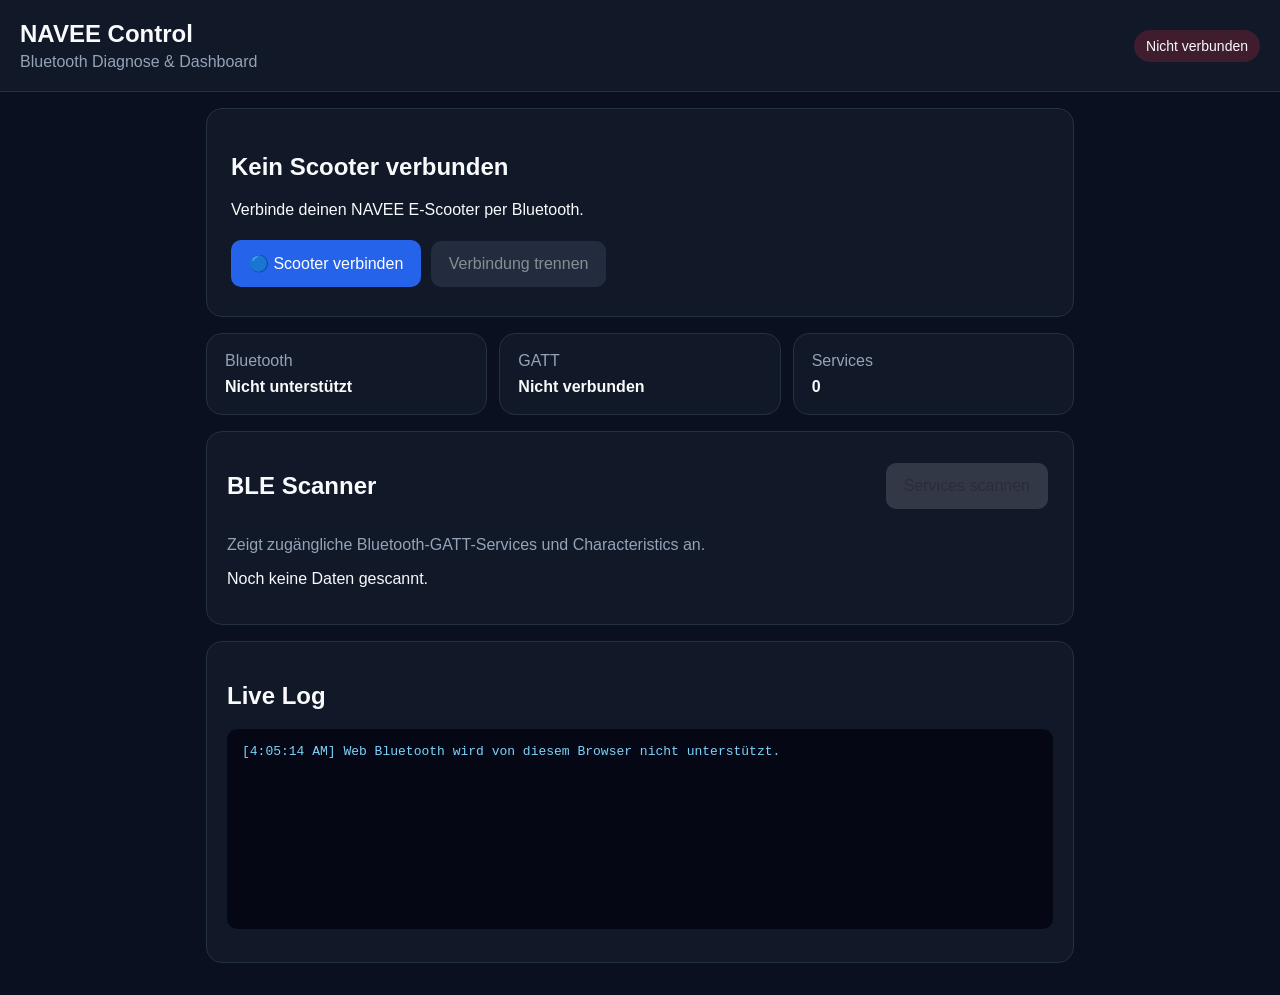
<file: index.html>
<!DOCTYPE html>
<html lang="de">
<head>
  <meta charset="UTF-8" />
  <meta name="viewport" content="width=device-width, initial-scale=1" />
  <meta name="theme-color" content="#111827" />
  <title>NAVEE Control</title>
  <link rel="stylesheet" href="style.css" />
</head>

<body>
  <header>
    <div>
      <h1>NAVEE Control</h1>
      <p>Bluetooth Diagnose & Dashboard</p>
    </div>

    <span id="connectionStatus" class="status offline">
      Nicht verbunden
    </span>
  </header>

  <main>
    <section class="hero">
      <h2 id="deviceName">Kein Scooter verbunden</h2>
      <p id="deviceInfo">Verbinde deinen NAVEE E-Scooter per Bluetooth.</p>

      <button id="connectBtn" class="primary">
        🔵 Scooter verbinden
      </button>

      <button id="disconnectBtn" class="secondary" disabled>
        Verbindung trennen
      </button>
    </section>

    <section class="grid">
      <div class="card">
        <span class="label">Bluetooth</span>
        <strong id="bluetoothState">Prüfung...</strong>
      </div>

      <div class="card">
        <span class="label">GATT</span>
        <strong id="gattState">Nicht verbunden</strong>
      </div>

      <div class="card">
        <span class="label">Services</span>
        <strong id="serviceCount">0</strong>
      </div>
    </section>

    <section class="panel">
      <div class="panelHeader">
        <h2>BLE Scanner</h2>
        <button id="scanBtn" disabled>Services scannen</button>
      </div>

      <p class="hint">
        Zeigt zugängliche Bluetooth-GATT-Services und Characteristics an.
      </p>

      <div id="servicesList" class="servicesList">
        <p>Noch keine Daten gescannt.</p>
      </div>
    </section>

    <section class="panel">
      <h2>Live Log</h2>
      <pre id="log"></pre>
    </section>
  </main>

  <script src="app.js"></script>
</body>
</html>
</file>
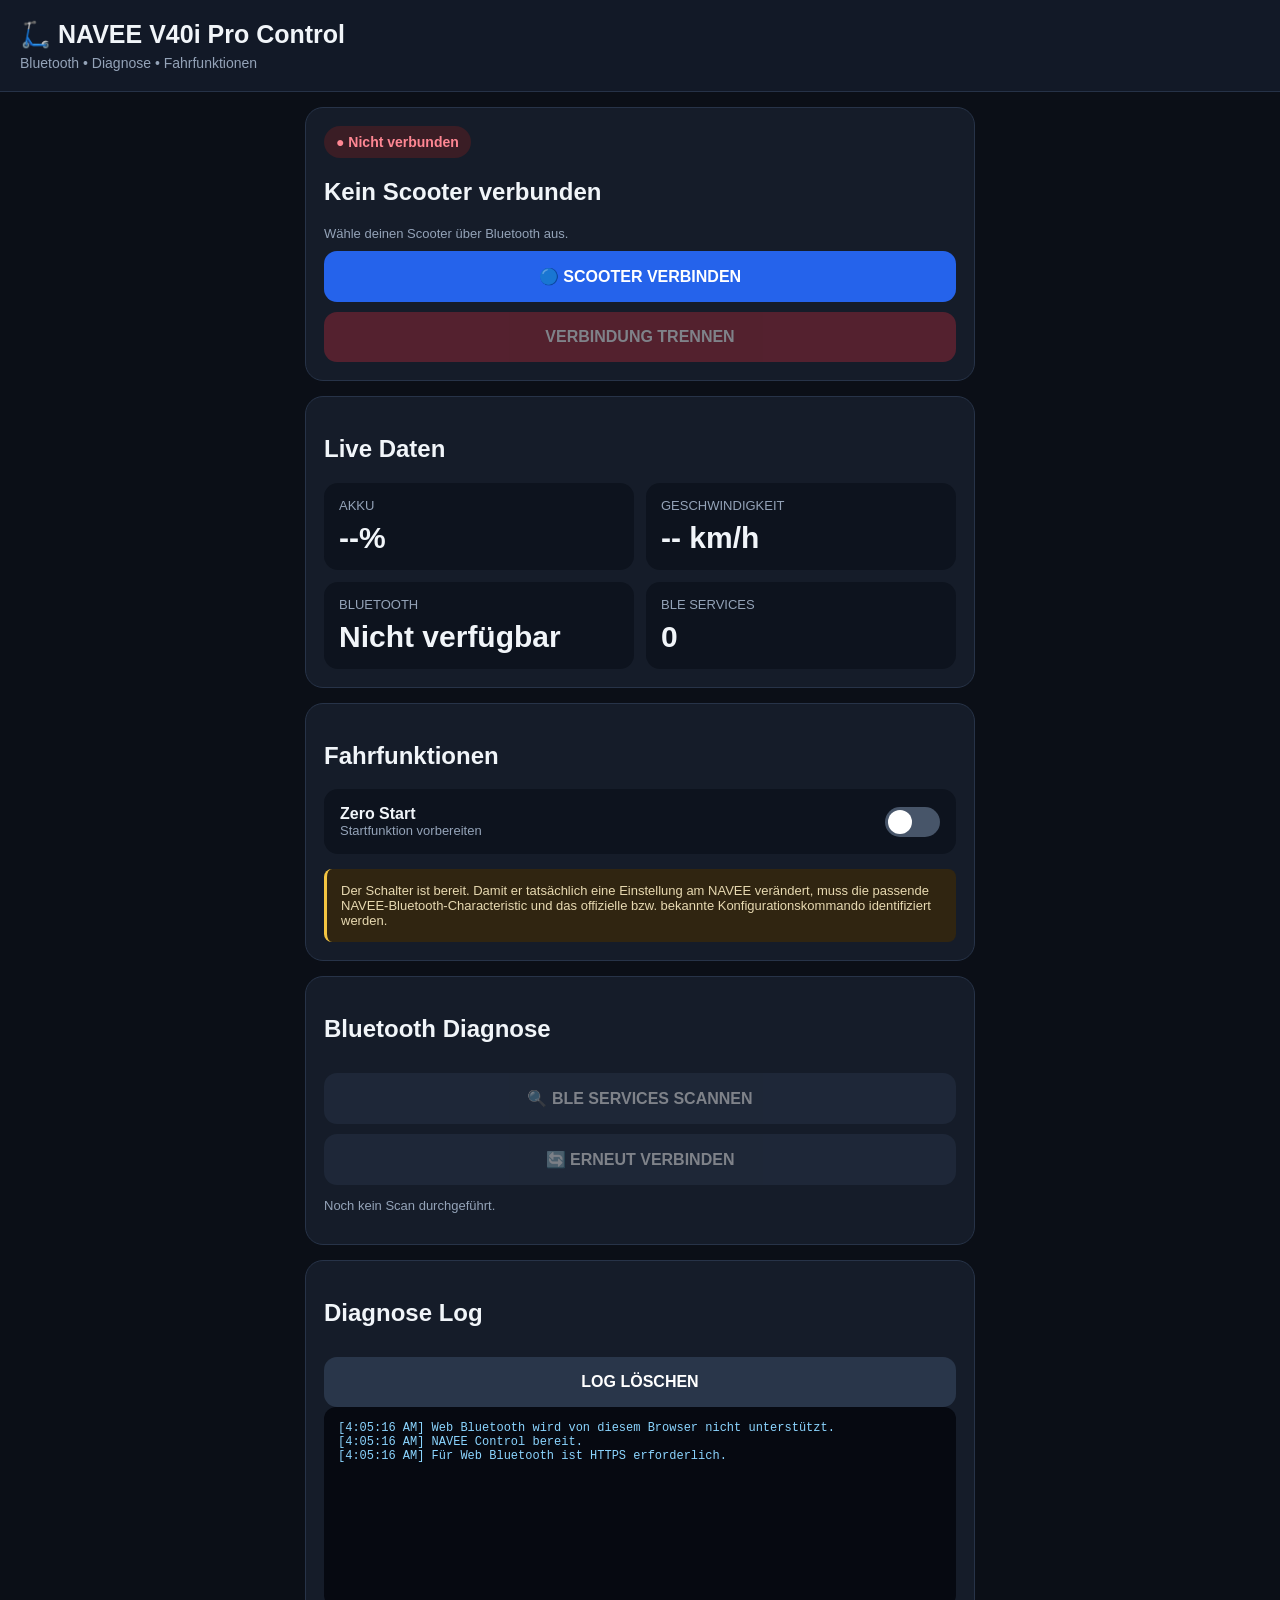
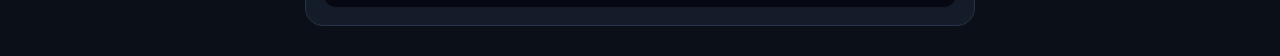
<file: index2.html>
<!DOCTYPE html>
<html lang="de">
<head>
<meta charset="UTF-8">
<meta name="viewport"
      content="width=device-width, initial-scale=1.0">

<title>NAVEE V40i Pro Control</title>

<style>
* {
  box-sizing: border-box;
  -webkit-tap-highlight-color: transparent;
}

body {
  margin: 0;
  background: #0b0f17;
  color: #f1f5f9;
  font-family: Arial, sans-serif;
}

header {
  padding: 20px;
  background: #121927;
  border-bottom: 1px solid #263247;
}

h1 {
  margin: 0;
  font-size: 25px;
}

.subtitle {
  color: #94a3b8;
  margin-top: 6px;
  font-size: 14px;
}

main {
  max-width: 700px;
  margin: auto;
  padding: 15px;
}

.card {
  background: #151c29;
  border: 1px solid #273348;
  border-radius: 18px;
  padding: 18px;
  margin-bottom: 15px;
}

.status {
  display: inline-block;
  padding: 8px 12px;
  border-radius: 30px;
  font-size: 14px;
  font-weight: bold;
}

.offline {
  background: #3a1d25;
  color: #ff8793;
}

.connecting {
  background: #3b3215;
  color: #ffd35c;
}

.online {
  background: #153b2a;
  color: #62e99b;
}

button {
  width: 100%;
  border: none;
  border-radius: 13px;
  padding: 16px;
  margin-top: 10px;
  font-size: 16px;
  font-weight: bold;
  color: white;
  background: #2563eb;
  cursor: pointer;
}

button:disabled {
  opacity: 0.45;
}

.danger {
  background: #9f2935;
}

.dark {
  background: #29364a;
}

.grid {
  display: grid;
  grid-template-columns: 1fr 1fr;
  gap: 12px;
}

.value-card {
  background: #0d131e;
  border-radius: 14px;
  padding: 15px;
}

.label {
  color: #94a3b8;
  font-size: 13px;
}

.value {
  font-size: 30px;
  font-weight: bold;
  margin-top: 8px;
}

.switch-row {
  display: flex;
  justify-content: space-between;
  align-items: center;
  background: #0d131e;
  padding: 16px;
  border-radius: 14px;
}

.switch {
  position: relative;
  width: 55px;
  height: 30px;
}

.switch input {
  display: none;
}

.slider {
  position: absolute;
  inset: 0;
  background: #475569;
  border-radius: 30px;
  transition: 0.3s;
}

.slider:before {
  content: "";
  position: absolute;
  width: 24px;
  height: 24px;
  left: 3px;
  top: 3px;
  background: white;
  border-radius: 50%;
  transition: 0.3s;
}

input:checked + .slider {
  background: #2563eb;
}

input:checked + .slider:before {
  transform: translateX(25px);
}

#services {
  max-height: 350px;
  overflow: auto;
}

.service {
  background: #0d131e;
  border-radius: 12px;
  padding: 14px;
  margin-top: 10px;
  word-break: break-all;
}

.characteristic {
  color: #aab7c9;
  font-size: 13px;
  margin-top: 10px;
  padding: 10px;
  background: #131c2a;
  border-radius: 8px;
}

#log {
  background: #060911;
  border-radius: 12px;
  padding: 14px;
  min-height: 200px;
  max-height: 400px;
  overflow: auto;
  white-space: pre-wrap;
  font-family: monospace;
  font-size: 12px;
  color: #8bd5ff;
}

.small {
  color: #94a3b8;
  font-size: 13px;
}

.warning {
  background: #302511;
  border-left: 3px solid #f4c542;
  padding: 14px;
  border-radius: 8px;
  color: #e7d9b1;
  font-size: 13px;
}
</style>
</head>

<body>

<header>
  <h1>🛴 NAVEE V40i Pro Control</h1>
  <div class="subtitle">
    Bluetooth • Diagnose • Fahrfunktionen
  </div>
</header>

<main>

<div class="card">
  <div id="status" class="status offline">
    ● Nicht verbunden
  </div>

  <h2 id="deviceName">
    Kein Scooter verbunden
  </h2>

  <div class="small" id="deviceId">
    Wähle deinen Scooter über Bluetooth aus.
  </div>

  <button id="connectBtn">
    🔵 SCOOTER VERBINDEN
  </button>

  <button id="disconnectBtn"
          class="danger"
          disabled>
    VERBINDUNG TRENNEN
  </button>
</div>


<div class="card">

  <h2>Live Daten</h2>

  <div class="grid">

    <div class="value-card">
      <div class="label">AKKU</div>
      <div class="value" id="battery">
        --%
      </div>
    </div>

    <div class="value-card">
      <div class="label">GESCHWINDIGKEIT</div>
      <div class="value" id="speed">
        -- km/h
      </div>
    </div>

    <div class="value-card">
      <div class="label">BLUETOOTH</div>
      <div class="value" id="bluetoothState">
        --
      </div>
    </div>

    <div class="value-card">
      <div class="label">BLE SERVICES</div>
      <div class="value" id="serviceCount">
        0
      </div>
    </div>

  </div>

</div>


<div class="card">

  <h2>Fahrfunktionen</h2>

  <div class="switch-row">

    <div>
      <strong>Zero Start</strong>

      <div class="small">
        Startfunktion vorbereiten
      </div>
    </div>

    <label class="switch">
      <input type="checkbox"
             id="zeroStart">
      <span class="slider"></span>
    </label>

  </div>

  <div class="warning" style="margin-top:15px">
    Der Schalter ist bereit. Damit er tatsächlich
    eine Einstellung am NAVEE verändert, muss die
    passende NAVEE-Bluetooth-Characteristic und das
    offizielle bzw. bekannte Konfigurationskommando
    identifiziert werden.
  </div>

</div>


<div class="card">

  <h2>Bluetooth Diagnose</h2>

  <button id="scanBtn"
          class="dark"
          disabled>
    🔍 BLE SERVICES SCANNEN
  </button>

  <button id="reconnectBtn"
          class="dark"
          disabled>
    🔄 ERNEUT VERBINDEN
  </button>

  <div id="services">
    <p class="small">
      Noch kein Scan durchgeführt.
    </p>
  </div>

</div>


<div class="card">

  <h2>Diagnose Log</h2>

  <button id="clearLogBtn"
          class="dark">
    LOG LÖSCHEN
  </button>

  <div id="log"></div>

</div>

</main>


<script>

let device = null;
let server = null;

let reconnectAttempts = 0;
const maxReconnectAttempts = 3;

const connectBtn =
  document.getElementById("connectBtn");

const disconnectBtn =
  document.getElementById("disconnectBtn");

const reconnectBtn =
  document.getElementById("reconnectBtn");

const scanBtn =
  document.getElementById("scanBtn");

const clearLogBtn =
  document.getElementById("clearLogBtn");

const zeroStart =
  document.getElementById("zeroStart");

const status =
  document.getElementById("status");

const deviceName =
  document.getElementById("deviceName");

const deviceId =
  document.getElementById("deviceId");

const battery =
  document.getElementById("battery");

const speed =
  document.getElementById("speed");

const bluetoothState =
  document.getElementById("bluetoothState");

const serviceCount =
  document.getElementById("serviceCount");

const services =
  document.getElementById("services");

const logDiv =
  document.getElementById("log");


function log(message) {

  const time =
    new Date().toLocaleTimeString();

  logDiv.textContent +=
    "[" + time + "] " +
    message + "\n";

  logDiv.scrollTop =
    logDiv.scrollHeight;
}


function setStatus(
  text,
  type
) {

  status.textContent =
    "● " + text;

  status.className =
    "status " + type;
}


async function checkBluetooth() {

  if (!navigator.bluetooth) {

    bluetoothState.textContent =
      "Nicht verfügbar";

    log(
      "Web Bluetooth wird von diesem Browser nicht unterstützt."
    );

    return false;
  }

  try {

    const available =
      await navigator.bluetooth.getAvailability();

    bluetoothState.textContent =
      available ? "Bereit" : "Aus";

    return available;

  } catch {

    bluetoothState.textContent =
      "Bereit";

    return true;
  }
}


async function connectScooter() {

  try {

    const available =
      await checkBluetooth();

    if (!available) {
      alert(
        "Bluetooth ist nicht verfügbar."
      );
      return;
    }

    setStatus(
      "Gerät auswählen...",
      "connecting"
    );

    log(
      "Bluetooth-Auswahl wird geöffnet..."
    );

    device =
      await navigator.bluetooth.requestDevice({

        acceptAllDevices: true,

        optionalServices: [

          "battery_service",

          "device_information",

          "generic_access",

          "generic_attribute"

        ]

      });


    deviceName.textContent =
      device.name ||
      "Unbekanntes BLE Gerät";


    deviceId.textContent =
      "ID: " + device.id;


    log(
      "Gerät ausgewählt: " +
      (
        device.name ||
        "Unbekannt"
      )
    );


    device.addEventListener(
      "gattserverdisconnected",
      handleDisconnect
    );


    await connectGATT();

  } catch (error) {

    log(
      "VERBINDUNGSFEHLER: " +
      error.message
    );

    setStatus(
      "Nicht verbunden",
      "offline"
    );
  }
}


async function connectGATT() {

  if (!device) return;

  try {

    setStatus(
      "Verbinde...",
      "connecting"
    );

    log(
      "GATT Verbindung wird aufgebaut..."
    );


    server =
      await device.gatt.connect();


    setStatus(
      "Verbunden",
      "online"
    );


    connectBtn.disabled = true;

    disconnectBtn.disabled = false;

    reconnectBtn.disabled = false;

    scanBtn.disabled = false;


    reconnectAttempts = 0;


    log(
      "GATT Verbindung erfolgreich."
    );


    await readBattery();

    await scanServices();


  } catch (error) {

    log(
      "GATT FEHLER: " +
      error.message
    );

    setStatus(
      "Getrennt",
      "offline"
    );
  }
}


async function readBattery() {

  if (
    !server ||
    !server.connected
  ) return;

  try {

    const batteryService =
      await server.getPrimaryService(
        "battery_service"
      );


    const batteryCharacteristic =
      await batteryService.getCharacteristic(
        "battery_level"
      );


    const value =
      await batteryCharacteristic.readValue();


    const percent =
      value.getUint8(0);


    battery.textContent =
      percent + "%";


    log(
      "Akku gelesen: " +
      percent + "%"
    );


  } catch (error) {

    log(
      "Battery Service nicht verfügbar."
    );
  }
}


async function scanServices() {

  if (
    !server ||
    !server.connected
  ) {

    log(
      "Scan nicht möglich: keine Verbindung."
    );

    return;
  }

  try {

    services.innerHTML = "";

    log(
      "Scanne zugängliche BLE Services..."
    );


    const allServices =
      await server.getPrimaryServices();


    serviceCount.textContent =
      allServices.length;


    log(
      allServices.length +
      " Service(s) gefunden."
    );


    for (
      const service
      of allServices
    ) {

      const box =
        document.createElement("div");


      box.className =
        "service";


      box.innerHTML =
        "<strong>Service</strong><br>" +
        service.uuid;


      try {

        const characteristics =
          await service.getCharacteristics();


        for (
          const characteristic
          of characteristics
        ) {

          const charBox =
            document.createElement("div");


          charBox.className =
            "characteristic";


          const properties = [];


          if (
            characteristic.properties.read
          ) {
            properties.push("READ");
          }


          if (
            characteristic.properties.write
          ) {
            properties.push("WRITE");
          }


          if (
            characteristic.properties.writeWithoutResponse
          ) {
            properties.push(
              "WRITE_NO_RESPONSE"
            );
          }


          if (
            characteristic.properties.notify
          ) {
            properties.push("NOTIFY");
          }


          charBox.innerHTML =
            "<strong>Characteristic</strong><br>" +
            characteristic.uuid +
            "<br><br>" +
            properties.join(", ");


          box.appendChild(
            charBox
          );


          log(
            "Characteristic: " +
            characteristic.uuid
          );
        }

      } catch (error) {

        log(
          "Characteristics nicht lesbar: " +
          service.uuid
        );
      }


      services.appendChild(box);
    }

  } catch (error) {

    log(
      "SCAN FEHLER: " +
      error.message
    );
  }
}


function handleDisconnect() {

  log(
    "Scooter hat Bluetooth-Verbindung getrennt."
  );


  setStatus(
    "Getrennt",
    "offline"
  );


  connectBtn.disabled = false;

  disconnectBtn.disabled = true;


  speed.textContent =
    "-- km/h";


  if (
    reconnectAttempts <
    maxReconnectAttempts
  ) {

    reconnectAttempts++;


    log(
      "Automatischer Wiederverbindungsversuch " +
      reconnectAttempts +
      "/" +
      maxReconnectAttempts
    );


    setTimeout(
      reconnect,
      1500
    );
  }
}


async function reconnect() {

  if (!device) return;

  try {

    if (
      !device.gatt.connected
    ) {

      log(
        "Versuche erneut zu verbinden..."
      );


      server =
        await device.gatt.connect();


      setStatus(
        "Verbunden",
        "online"
      );


      connectBtn.disabled = true;

      disconnectBtn.disabled = false;

      log(
        "Wiederverbindung erfolgreich."
      );


      await readBattery();

    }

  } catch (error) {

    log(
      "Wiederverbindung fehlgeschlagen: " +
      error.message
    );
  }
}


function disconnectScooter() {

  reconnectAttempts =
    maxReconnectAttempts;


  if (
    device &&
    device.gatt.connected
  ) {

    log(
      "Verbindung wird getrennt..."
    );


    device.gatt.disconnect();
  }
}


zeroStart.addEventListener(
  "change",
  () => {

    if (zeroStart.checked) {

      log(
        "Zero Start aktiviert."
      );


      log(
        "Warte auf NAVEE-Konfigurationsprotokoll."
      );

    } else {

      log(
        "Zero Start deaktiviert."
      );
    }

  }
);


connectBtn.addEventListener(
  "click",
  connectScooter
);


disconnectBtn.addEventListener(
  "click",
  disconnectScooter
);


reconnectBtn.addEventListener(
  "click",
  reconnect
);


scanBtn.addEventListener(
  "click",
  scanServices
);


clearLogBtn.addEventListener(
  "click",
  () => {
    logDiv.textContent = "";
  }
);


checkBluetooth();


log(
  "NAVEE Control bereit."
);


log(
  "Für Web Bluetooth ist HTTPS erforderlich."
);

</script>

</body>
</html>
</file>
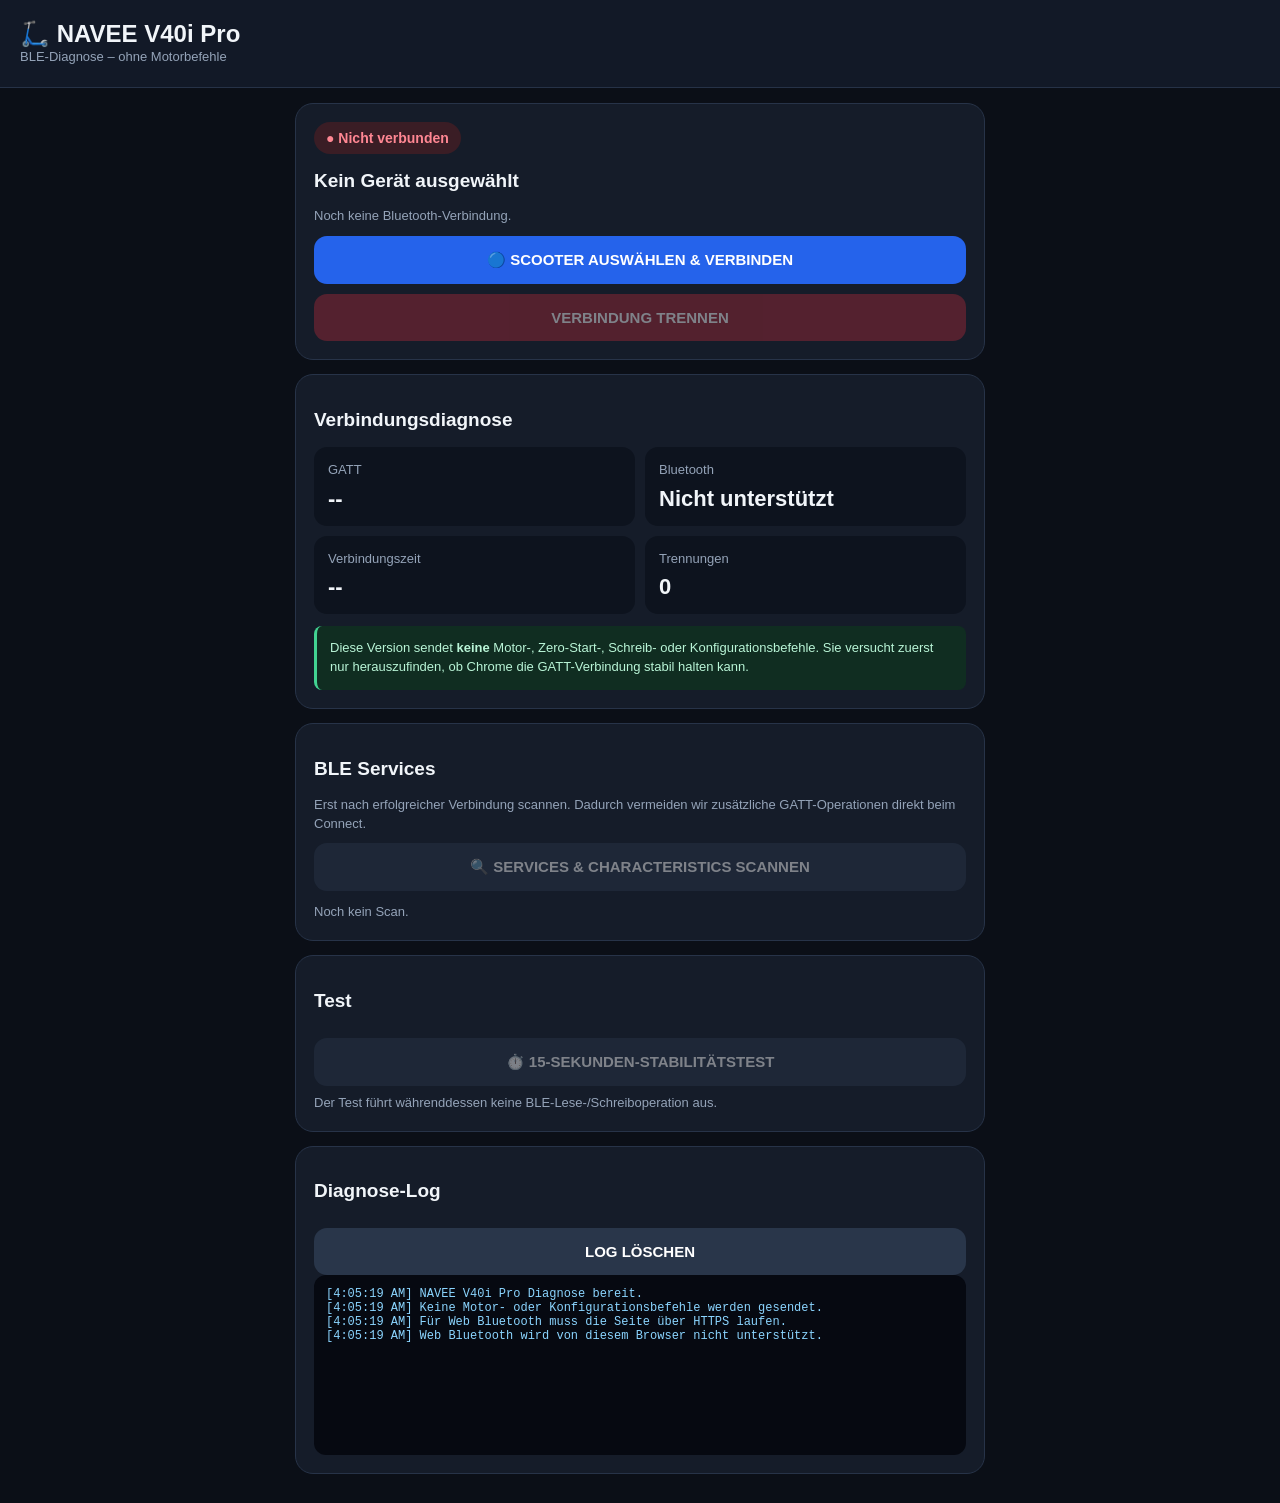
<file: navee_v40i_pro_diagnose.html>
<!doctype html>
<html lang="de">
<head>
<meta charset="utf-8">
<meta name="viewport" content="width=device-width,initial-scale=1,viewport-fit=cover">
<title>NAVEE V40i Pro – BLE Diagnose</title>
<style>
*{box-sizing:border-box;-webkit-tap-highlight-color:transparent}
body{margin:0;background:#0b0f17;color:#f1f5f9;font-family:Arial,sans-serif}
header{padding:20px;background:#121927;border-bottom:1px solid #263247}
main{max-width:720px;margin:auto;padding:15px}
h1{margin:0;font-size:24px} h2{font-size:19px}
.small{color:#94a3b8;font-size:13px;line-height:1.45}
.card{background:#151c29;border:1px solid #273348;border-radius:18px;padding:18px;margin-bottom:14px}
.status{display:inline-block;padding:8px 12px;border-radius:30px;font-size:14px;font-weight:bold}
.offline{background:#3a1d25;color:#ff8793}.connecting{background:#3b3215;color:#ffd35c}.online{background:#153b2a;color:#62e99b}
button{width:100%;border:0;border-radius:13px;padding:15px;margin-top:10px;font-size:15px;font-weight:bold;color:#fff;background:#2563eb}
button:disabled{opacity:.45}.dark{background:#29364a}.danger{background:#9f2935}
.grid{display:grid;grid-template-columns:1fr 1fr;gap:10px}
.value{font-size:22px;font-weight:bold;margin-top:6px}.value-card{background:#0d131e;border-radius:13px;padding:14px}
#services{max-height:440px;overflow:auto}.service{background:#0d131e;border-radius:12px;padding:14px;margin-top:10px;word-break:break-word}
.char{background:#131c2a;border-radius:9px;padding:10px;margin-top:9px;font:12px monospace;line-height:1.5}
#log{background:#060911;border-radius:12px;padding:12px;min-height:180px;max-height:360px;overflow:auto;white-space:pre-wrap;font:12px monospace;color:#8bd5ff}
.warning{background:#302511;border-left:3px solid #f4c542;padding:13px;border-radius:8px;color:#e7d9b1;font-size:13px;line-height:1.45}
.ok{background:#102d21;border-left:3px solid #42d392;padding:13px;border-radius:8px;color:#b9f5d7;font-size:13px;line-height:1.45}
</style>
</head>
<body>
<header>
<h1>🛴 NAVEE V40i Pro</h1>
<div class="small">BLE-Diagnose – ohne Motorbefehle</div>
</header>

<main>
<section class="card">
<div id="status" class="status offline">● Nicht verbunden</div>
<h2 id="deviceName">Kein Gerät ausgewählt</h2>
<div id="deviceId" class="small">Noch keine Bluetooth-Verbindung.</div>
<button id="connect">🔵 SCOOTER AUSWÄHLEN & VERBINDEN</button>
<button id="disconnect" class="danger" disabled>VERBINDUNG TRENNEN</button>
</section>

<section class="card">
<h2>Verbindungsdiagnose</h2>
<div class="grid">
<div class="value-card"><div class="small">GATT</div><div class="value" id="gatt">--</div></div>
<div class="value-card"><div class="small">Bluetooth</div><div class="value" id="bt">--</div></div>
<div class="value-card"><div class="small">Verbindungszeit</div><div class="value" id="uptime">--</div></div>
<div class="value-card"><div class="small">Trennungen</div><div class="value" id="drops">0</div></div>
</div>
<div class="ok" style="margin-top:12px">
Diese Version sendet <b>keine</b> Motor-, Zero-Start-, Schreib- oder Konfigurationsbefehle. Sie versucht zuerst nur herauszufinden, ob Chrome die GATT-Verbindung stabil halten kann.
</div>
</section>

<section class="card">
<h2>BLE Services</h2>
<div class="small">Erst nach erfolgreicher Verbindung scannen. Dadurch vermeiden wir zusätzliche GATT-Operationen direkt beim Connect.</div>
<button id="scan" class="dark" disabled>🔍 SERVICES & CHARACTERISTICS SCANNEN</button>
<div id="services"><div class="small" style="margin-top:12px">Noch kein Scan.</div></div>
</section>

<section class="card">
<h2>Test</h2>
<button id="test10" class="dark" disabled>⏱️ 15-SEKUNDEN-STABILITÄTSTEST</button>
<div class="small" style="margin-top:8px">Der Test führt währenddessen keine BLE-Lese-/Schreiboperation aus.</div>
</section>

<section class="card">
<h2>Diagnose-Log</h2>
<button id="clear" class="dark">LOG LÖSCHEN</button>
<div id="log"></div>
</section>
</main>

<script>
"use strict";

let device=null;
let server=null;
let connectedAt=0;
let timer=null;
let drops=0;
let disconnectHandler=null;

const $=id=>document.getElementById(id);
const logBox=$("log");

function log(msg){
  const t=new Date().toLocaleTimeString();
  logBox.textContent += `[${t}] ${msg}\n`;
  logBox.scrollTop=logBox.scrollHeight;
}

function setStatus(text,type){
  $("status").textContent="● "+text;
  $("status").className="status "+type;
  $("gatt").textContent=text;
}

function ui(connected){
  $("connect").disabled=connected;
  $("disconnect").disabled=!connected;
  $("scan").disabled=!connected;
  $("test10").disabled=!connected;
}

async function checkBluetooth(){
  if(!navigator.bluetooth){
    $("bt").textContent="Nicht unterstützt";
    log("Web Bluetooth wird von diesem Browser nicht unterstützt.");
    return false;
  }
  try{
    const available=await navigator.bluetooth.getAvailability();
    $("bt").textContent=available?"Bereit":"Aus";
    return available;
  }catch(e){
    $("bt").textContent="Bereit";
    return true;
  }
}

async function choose(){
  if(!(await checkBluetooth())) throw new Error("Bluetooth ist nicht verfügbar.");

  log("Öffne die Android-Bluetooth-Auswahl…");

  device=await navigator.bluetooth.requestDevice({
    acceptAllDevices:true,
    optionalServices:[
      "battery_service",
      "device_information",
      "generic_access",
      "generic_attribute"
    ]
  });

  $("deviceName").textContent=device.name || "Unbekanntes BLE-Gerät";
  $("deviceId").textContent="ID: "+device.id;

  if(disconnectHandler){
    try{device.removeEventListener("gattserverdisconnected",disconnectHandler)}catch{}
  }

  disconnectHandler=onDisconnect;
  device.addEventListener("gattserverdisconnected",disconnectHandler);

  log("Ausgewählt: "+(device.name||"unbekannt"));
  log("Device-ID: "+device.id);
}

async function connect(){
  if(!device) return;
  if(device.gatt.connected){
    server=device.gatt;
    onConnected();
    return;
  }

  try{
    setStatus("Verbinde…","connecting");
    log("Rufe device.gatt.connect() auf…");

    const started=performance.now();
    server=await device.gatt.connect();
    const elapsed=Math.round(performance.now()-started);

    log("gatt.connect() beendet nach "+elapsed+" ms.");

    if(!server || !server.connected){
      throw new Error("GATT-Server meldet keine aktive Verbindung.");
    }

    onConnected();
  }catch(e){
    server=null;
    setStatus("Verbindung fehlgeschlagen","offline");
    ui(false);
    log("CONNECT ERROR: "+(e.name||"Error")+": "+(e.message||e));
  }
}

function onConnected(){
  connectedAt=Date.now();
  $("drops").textContent=drops;
  setStatus("Verbunden","online");
  ui(true);
  log("GATT-Verbindung ist aktiv.");
  log("WICHTIG: Es werden jetzt bewusst KEINE Services automatisch gelesen.");
  startUptime();
}

function startUptime(){
  stopUptime();
  timer=setInterval(()=>{
    if(connectedAt && device?.gatt?.connected){
      $("uptime").textContent=Math.floor((Date.now()-connectedAt)/1000)+" s";
    }
  },250);
}

function stopUptime(){
  if(timer){clearInterval(timer);timer=null}
}

function onDisconnect(){
  drops++;
  $("drops").textContent=drops;
  stopUptime();
  server=null;
  $("uptime").textContent="--";
  setStatus("Scooter getrennt","offline");
  ui(false);
  log("⚠️ gattserverdisconnected wurde ausgelöst.");
  log("Chrome/Android meldet: GATT-Verbindung wurde vom Gerät/Stack beendet.");
}

async function disconnect(){
  if(device?.gatt?.connected){
    log("Manuelles Trennen…");
    device.gatt.disconnect();
  }
  stopUptime();
  ui(false);
}

async function scanServices(){
  if(!server || !server.connected){
    log("SCAN ABGEBROCHEN: keine aktive GATT-Verbindung.");
    return;
  }

  $("services").innerHTML="";
  log("Starte manuellen Service-Scan…");

  try{
    const services=await server.getPrimaryServices();
    log("Primary Services gefunden: "+services.length);

    for(const service of services){
      const box=document.createElement("div");
      box.className="service";
      box.innerHTML="<b>Service</b><br>"+service.uuid;

      try{
        const chars=await service.getCharacteristics();
        log("Service "+service.uuid+": "+chars.length+" Characteristic(s)");

        for(const c of chars){
          const props=[];
          if(c.properties.read) props.push("READ");
          if(c.properties.write) props.push("WRITE");
          if(c.properties.writeWithoutResponse) props.push("WRITE_NO_RESPONSE");
          if(c.properties.notify) props.push("NOTIFY");
          if(c.properties.indicate) props.push("INDICATE");

          const cb=document.createElement("div");
          cb.className="char";
          cb.innerHTML="<b>Characteristic</b><br>"+c.uuid+
            "<br>Eigenschaften: "+(props.join(", ")||"keine");
          box.appendChild(cb);
          log("  "+c.uuid+" ["+(props.join(", ")||"keine")+"]");
        }
      }catch(e){
        log("  Characteristics konnten nicht gelesen werden: "+(e.name||"Error")+": "+(e.message||e));
      }

      $("services").appendChild(box);
    }

    if(device?.gatt?.connected){
      log("Service-Scan abgeschlossen und Verbindung ist noch aktiv.");
    }else{
      log("⚠️ Verbindung ist während des Service-Scans abgebrochen.");
    }
  }catch(e){
    log("SCAN ERROR: "+(e.name||"Error")+": "+(e.message||e));
    if(!device?.gatt?.connected) onDisconnect();
  }
}

async function stabilityTest(){
  if(!device?.gatt?.connected){
    log("Stabilitätstest nicht möglich.");
    return;
  }

  log("15-Sekunden-Test gestartet: KEINE GATT-Operationen.");
  const start=Date.now();

  await new Promise(resolve=>{
    const id=setInterval(()=>{
      if(!device?.gatt?.connected){
        clearInterval(id);
        resolve();
      }else if(Date.now()-start>=15000){
        clearInterval(id);
        resolve();
      }
    },100);
  });

  if(device?.gatt?.connected){
    log("✅ 15 Sekunden stabil verbunden.");
    log("Damit ist ein reines Connect/Signal-Problem weniger wahrscheinlich.");
  }else{
    log("❌ Verbindung ist innerhalb des 15-Sekunden-Tests abgebrochen.");
  }
}

$("connect").addEventListener("click",async()=>{
  try{
    if(!device) await choose();
    await connect();
  }catch(e){
    setStatus("Nicht verbunden","offline");
    ui(false);
    log("FEHLER: "+(e.name||"Error")+": "+(e.message||e));
  }
});

$("disconnect").addEventListener("click",disconnect);
$("scan").addEventListener("click",scanServices);
$("test10").addEventListener("click",stabilityTest);
$("clear").addEventListener("click",()=>logBox.textContent="");

(async()=>{
  log("NAVEE V40i Pro Diagnose bereit.");
  log("Keine Motor- oder Konfigurationsbefehle werden gesendet.");
  log("Für Web Bluetooth muss die Seite über HTTPS laufen.");
  await checkBluetooth();
})();
</script>
</body>
</html>
</file>
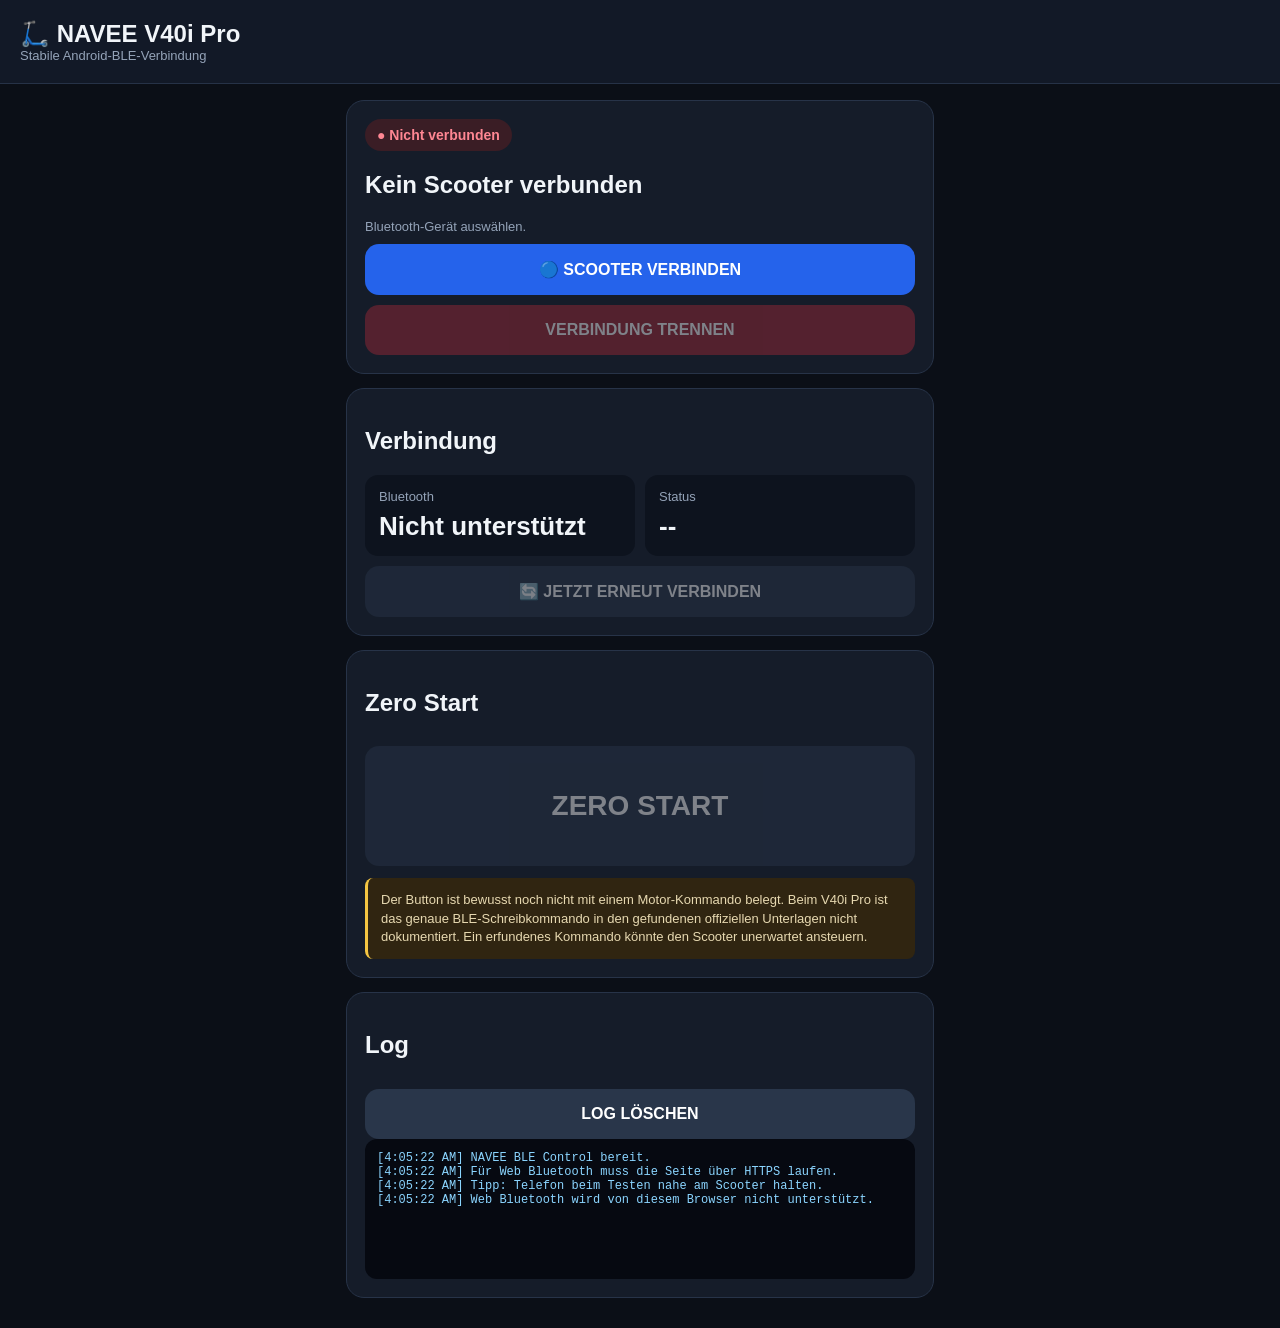
<file: navee_v40i_pro_stable.html>
<!doctype html>
<html lang="de">
<head>
<meta charset="utf-8">
<meta name="viewport" content="width=device-width,initial-scale=1,viewport-fit=cover">
<title>NAVEE V40i Pro – BLE Control</title>
<style>
*{box-sizing:border-box;-webkit-tap-highlight-color:transparent}
body{margin:0;background:#0b0f17;color:#f1f5f9;font-family:Arial,sans-serif}
main{max-width:620px;margin:auto;padding:16px}
header{padding:20px;background:#121927;border-bottom:1px solid #263247}
h1{margin:0;font-size:24px}.sub,.small{color:#94a3b8;font-size:13px}
.card{background:#151c29;border:1px solid #273348;border-radius:18px;padding:18px;margin-bottom:14px}
.status{display:inline-block;padding:8px 12px;border-radius:30px;font-weight:bold;font-size:14px}
.offline{background:#3a1d25;color:#ff8793}.connecting{background:#3b3215;color:#ffd35c}.online{background:#153b2a;color:#62e99b}
button{width:100%;border:0;border-radius:14px;padding:16px;margin-top:10px;font-size:16px;font-weight:bold;color:#fff;background:#2563eb}
button:disabled{opacity:.45}.danger{background:#9f2935}.dark{background:#29364a}
#zeroStart{height:120px;font-size:28px;background:#29364a}
#zeroStart.enabled{background:#2563eb}
#zeroStart.armed{background:#b45309}
#log{background:#060911;border-radius:12px;padding:12px;min-height:140px;max-height:280px;overflow:auto;white-space:pre-wrap;font:12px monospace;color:#8bd5ff}
.warning{background:#302511;border-left:3px solid #f4c542;padding:13px;border-radius:8px;color:#e7d9b1;font-size:13px;line-height:1.4}
.value{font-size:26px;font-weight:bold;margin-top:7px}
.grid{display:grid;grid-template-columns:1fr 1fr;gap:10px}.value-card{background:#0d131e;border-radius:13px;padding:14px}
</style>
</head>
<body>
<header>
  <h1>🛴 NAVEE V40i Pro</h1>
  <div class="sub">Stabile Android-BLE-Verbindung</div>
</header>

<main>
  <section class="card">
    <div id="status" class="status offline">● Nicht verbunden</div>
    <h2 id="deviceName">Kein Scooter verbunden</h2>
    <div class="small" id="deviceId">Bluetooth-Gerät auswählen.</div>
    <button id="connectBtn">🔵 SCOOTER VERBINDEN</button>
    <button id="disconnectBtn" class="danger" disabled>VERBINDUNG TRENNEN</button>
  </section>

  <section class="card">
    <h2>Verbindung</h2>
    <div class="grid">
      <div class="value-card"><div class="small">Bluetooth</div><div class="value" id="bt">--</div></div>
      <div class="value-card"><div class="small">Status</div><div class="value" id="conn">--</div></div>
    </div>
    <button id="reconnectBtn" class="dark" disabled>🔄 JETZT ERNEUT VERBINDEN</button>
  </section>

  <section class="card">
    <h2>Zero Start</h2>
    <button id="zeroStart" disabled>ZERO START</button>
    <div class="warning" style="margin-top:12px">
      Der Button ist bewusst noch nicht mit einem Motor-Kommando belegt. Beim V40i Pro ist das genaue BLE-Schreibkommando in den gefundenen offiziellen Unterlagen nicht dokumentiert. Ein erfundenes Kommando könnte den Scooter unerwartet ansteuern.
    </div>
  </section>

  <section class="card">
    <h2>Log</h2>
    <button id="clearLog" class="dark">LOG LÖSCHEN</button>
    <div id="log"></div>
  </section>
</main>

<script>
"use strict";

let device = null;
let server = null;
let shouldReconnect = false;
let connecting = false;
let reconnectTimer = null;
let reconnectDelay = 1200;

const $ = id => document.getElementById(id);
const status = $("status");
const bt = $("bt");
const conn = $("conn");
const logBox = $("log");
const connectBtn = $("connectBtn");
const disconnectBtn = $("disconnectBtn");
const reconnectBtn = $("reconnectBtn");
const zeroStart = $("zeroStart");

function log(msg){
  const t = new Date().toLocaleTimeString();
  logBox.textContent += `[${t}] ${msg}\n`;
  logBox.scrollTop = logBox.scrollHeight;
}

function setStatus(text,type){
  status.textContent = "● " + text;
  status.className = "status " + type;
  conn.textContent = text;
}

async function bluetoothAvailable(){
  if(!navigator.bluetooth){
    bt.textContent = "Nicht unterstützt";
    log("Web Bluetooth wird von diesem Browser nicht unterstützt.");
    return false;
  }
  try{
    const ok = await navigator.bluetooth.getAvailability();
    bt.textContent = ok ? "Bereit" : "Aus";
    return ok;
  }catch{
    bt.textContent = "Bereit";
    return true;
  }
}

function setConnectedUI(on){
  connectBtn.disabled = on;
  disconnectBtn.disabled = !on;
  reconnectBtn.disabled = !device;
  zeroStart.disabled = !on;
}

async function chooseDevice(){
  const ok = await bluetoothAvailable();
  if(!ok) throw new Error("Bluetooth ist nicht verfügbar.");

  /*
   * acceptAllDevices bleibt absichtlich erhalten:
   * Wir kennen das V40i-Pro-Custom-Service-UUID nicht zuverlässig.
   * Dadurch kann Chrome den Scooter auswählen, ohne ein falsches UUID-Filter
   * zu erzwingen.
   */
  device = await navigator.bluetooth.requestDevice({
    acceptAllDevices: true,
    optionalServices: [
      "battery_service",
      "device_information",
      "generic_access",
      "generic_attribute"
    ]
  });

  $("deviceName").textContent = device.name || "NAVEE / unbekanntes BLE-Gerät";
  $("deviceId").textContent = "ID: " + device.id;

  if(device._disconnectHandler)
    device.removeEventListener("gattserverdisconnected", device._disconnectHandler);

  device._disconnectHandler = handleDisconnect;
  device.addEventListener("gattserverdisconnected", device._disconnectHandler);

  log("Gerät ausgewählt: " + (device.name || "unbekannt"));
}

async function connectGATT(){
  if(!device || connecting) return false;
  if(device.gatt && device.gatt.connected){
    server = device.gatt;
    setStatus("Verbunden","online");
    setConnectedUI(true);
    return true;
  }

  connecting = true;
  try{
    setStatus("Verbinde…","connecting");
    log("GATT-Verbindung wird aufgebaut…");

    server = await device.gatt.connect();

    if(!server.connected) throw new Error("GATT meldet keine Verbindung.");

    shouldReconnect = true;
    reconnectDelay = 1200;
    setStatus("Verbunden","online");
    setConnectedUI(true);
    log("GATT-Verbindung stabil hergestellt.");
    return true;
  }catch(e){
    server = null;
    setStatus("Nicht verbunden","offline");
    setConnectedUI(false);
    log("Verbindung fehlgeschlagen: " + (e.message || e));
    return false;
  }finally{
    connecting = false;
  }
}

async function connectScooter(){
  try{
    shouldReconnect = true;
    if(!device) await chooseDevice();
    await connectGATT();
  }catch(e){
    shouldReconnect = false;
    setStatus("Nicht verbunden","offline");
    setConnectedUI(false);
    log("Bluetooth-Fehler: " + (e.message || e));
  }
}

function scheduleReconnect(){
  if(!shouldReconnect || !device || reconnectTimer || connecting) return;

  const delay = Math.min(reconnectDelay, 10000);
  log(`Automatische Wiederverbindung in ${delay/1000}s…`);

  reconnectTimer = setTimeout(async ()=>{
    reconnectTimer = null;
    const ok = await connectGATT();
    if(!ok){
      reconnectDelay = Math.min(reconnectDelay * 1.7, 10000);
      scheduleReconnect();
    }
  }, delay);
}

function handleDisconnect(){
  server = null;
  setStatus("Getrennt","offline");
  setConnectedUI(false);
  log("Scooter hat die BLE-Verbindung getrennt.");

  if(shouldReconnect) scheduleReconnect();
}

async function reconnectNow(){
  if(!device){
    log("Kein zuvor ausgewähltes Gerät vorhanden.");
    return;
  }
  shouldReconnect = true;
  reconnectDelay = 1200;
  if(reconnectTimer){
    clearTimeout(reconnectTimer);
    reconnectTimer = null;
  }
  await connectGATT();
}

function disconnectScooter(){
  shouldReconnect = false;
  if(reconnectTimer){
    clearTimeout(reconnectTimer);
    reconnectTimer = null;
  }

  if(device?.gatt?.connected){
    log("Verbindung wird bewusst getrennt…");
    device.gatt.disconnect();
  }else{
    setConnectedUI(false);
    setStatus("Nicht verbunden","offline");
  }
}

/*
 * Wichtig:
 * Kein unbekanntes BLE-Motor-Kommando wird hier erfunden.
 * Für einen echten Zero-Start-Schreibbefehl brauchen wir die beim V40i Pro
 * tatsächlich verwendete Custom-Characteristic + das dokumentierte Kommando.
 */
zeroStart.addEventListener("click", ()=>{
  if(zeroStart.disabled) return;

  zeroStart.classList.toggle("armed");
  const active = zeroStart.classList.contains("armed");
  zeroStart.textContent = active ? "ZERO START BEREIT" : "ZERO START";
  log(active
    ? "Zero-Start-Schalter aktiviert – kein BLE-Motorbefehl gesendet."
    : "Zero-Start-Schalter deaktiviert.");
});

connectBtn.addEventListener("click", connectScooter);
disconnectBtn.addEventListener("click", disconnectScooter);
reconnectBtn.addEventListener("click", reconnectNow);
$("clearLog").addEventListener("click", ()=>logBox.textContent="");

window.addEventListener("pagehide", ()=>{
  /*
   * Nicht absichtlich disconnecten: Android/Chrome kann die Seite sonst
   * beim Wechseln kurz inaktiv setzen und die Verbindung unnötig verlieren.
   */
});

(async()=>{
  log("NAVEE BLE Control bereit.");
  log("Für Web Bluetooth muss die Seite über HTTPS laufen.");
  log("Tipp: Telefon beim Testen nahe am Scooter halten.");
  await bluetoothAvailable();
})();
</script>
</body>
</html>
</file>
<file: style.css>
* {
  box-sizing: border-box;
}

body {
  margin: 0;
  font-family: Arial, sans-serif;
  background: #0b1020;
  color: #f8fafc;
}

header {
  display: flex;
  justify-content: space-between;
  align-items: center;
  padding: 20px;
  background: #111827;
  border-bottom: 1px solid #243044;
}

h1 {
  margin: 0;
  font-size: 24px;
}

header p {
  margin: 5px 0 0;
  color: #94a3b8;
}

main {
  max-width: 900px;
  margin: auto;
  padding: 16px;
}

.hero,
.panel,
.card {
  background: #111827;
  border: 1px solid #243044;
  border-radius: 16px;
}

.hero {
  padding: 24px;
  margin-bottom: 16px;
}

button {
  padding: 14px 18px;
  border: 0;
  border-radius: 10px;
  font-size: 16px;
  cursor: pointer;
  margin: 5px 5px 5px 0;
}

.primary {
  background: #2563eb;
  color: white;
}

.secondary {
  background: #334155;
  color: white;
}

button:disabled {
  opacity: 0.5;
  cursor: not-allowed;
}

.status {
  padding: 8px 12px;
  border-radius: 999px;
  font-size: 14px;
}

.offline {
  background: #3f1d2e;
}

.online {
  background: #123b2a;
}

.grid {
  display: grid;
  grid-template-columns: repeat(3, 1fr);
  gap: 12px;
  margin-bottom: 16px;
}

.card {
  padding: 18px;
}

.label {
  display: block;
  color: #94a3b8;
  margin-bottom: 8px;
}

.panel {
  padding: 20px;
  margin-bottom: 16px;
}

.panelHeader {
  display: flex;
  justify-content: space-between;
  align-items: center;
}

.hint {
  color: #94a3b8;
}

.service {
  padding: 14px;
  margin: 10px 0;
  background: #172033;
  border-radius: 10px;
}

.characteristic {
  margin: 8px 0 8px 15px;
  padding: 10px;
  background: #202b40;
  border-radius: 8px;
  font-size: 14px;
}

pre {
  min-height: 200px;
  max-height: 400px;
  overflow: auto;
  background: #050814;
  padding: 15px;
  border-radius: 10px;
  color: #7dd3fc;
  white-space: pre-wrap;
}

@media (max-width: 600px) {
  header {
    align-items: flex-start;
    gap: 12px;
    flex-direction: column;
  }

  .grid {
    grid-template-columns: 1fr;
  }

  .panelHeader {
    align-items: flex-start;
    flex-direction: column;
  }
}
</file>
